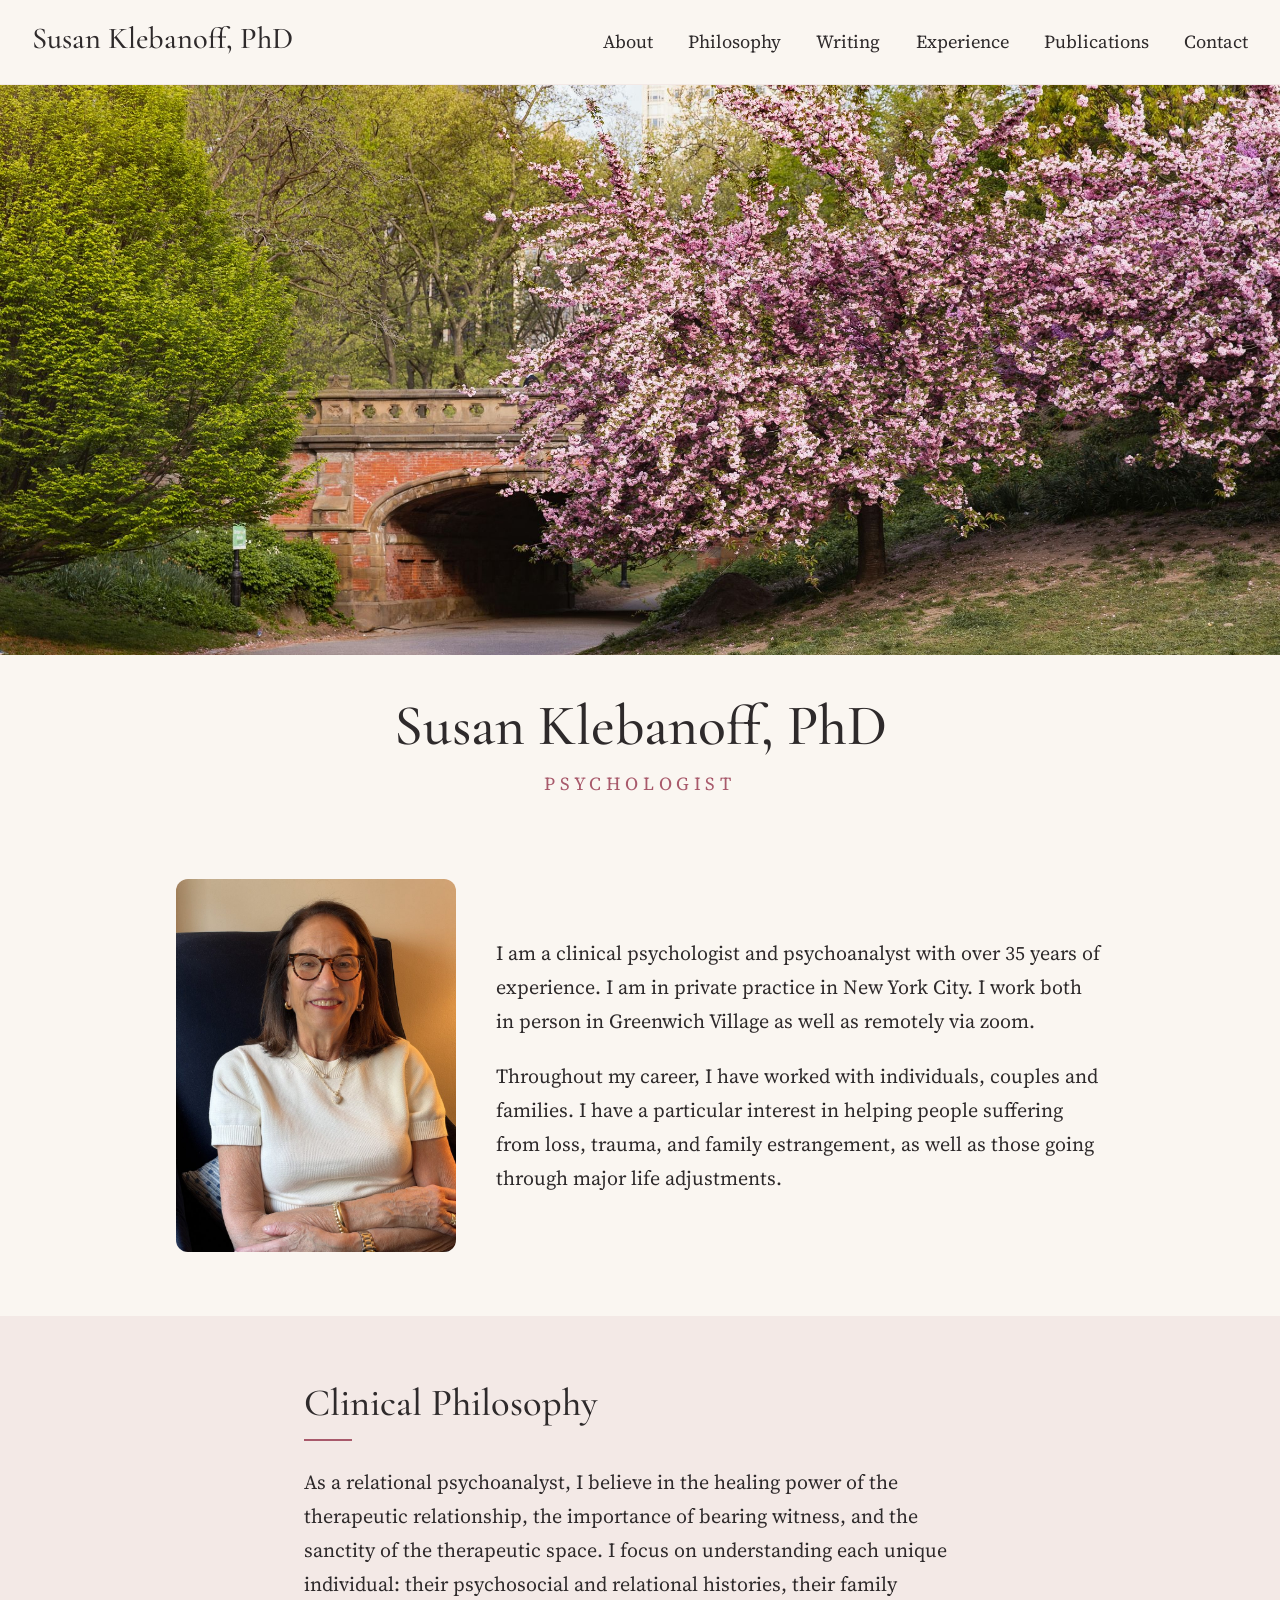
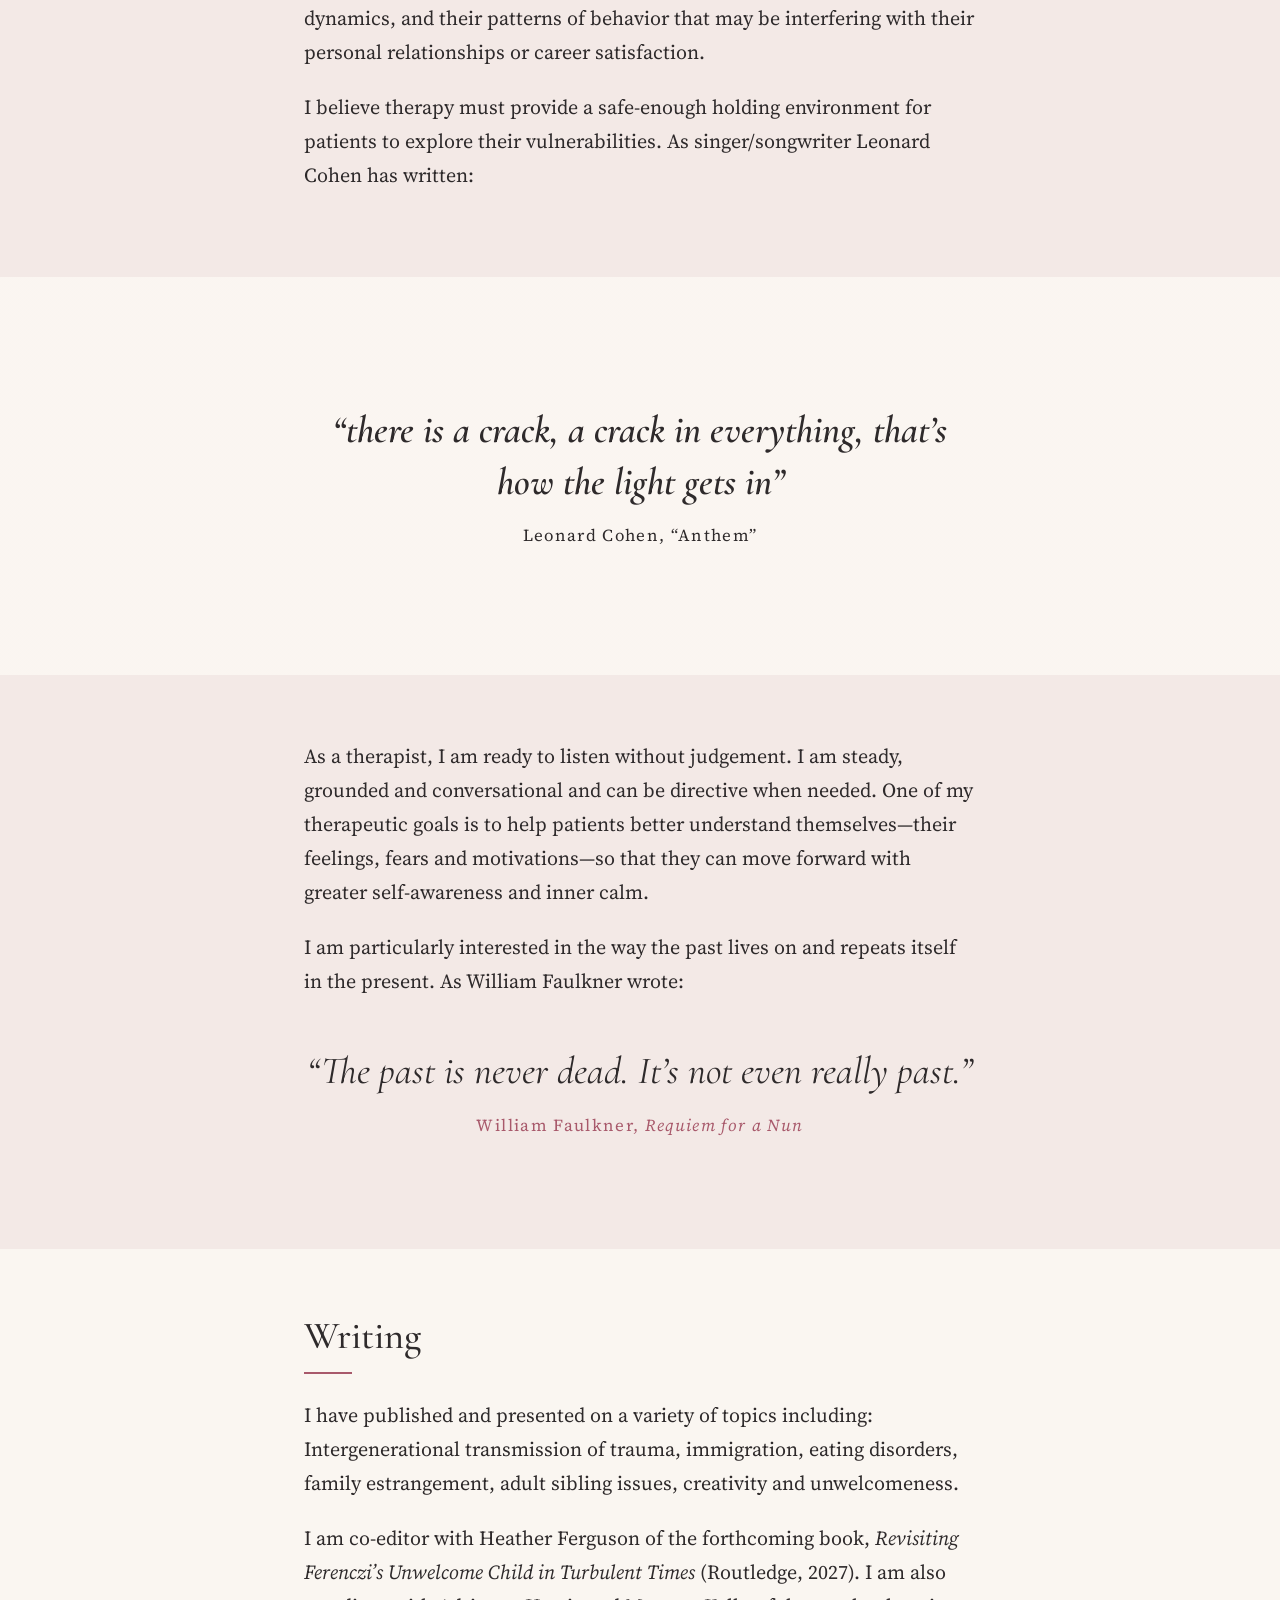
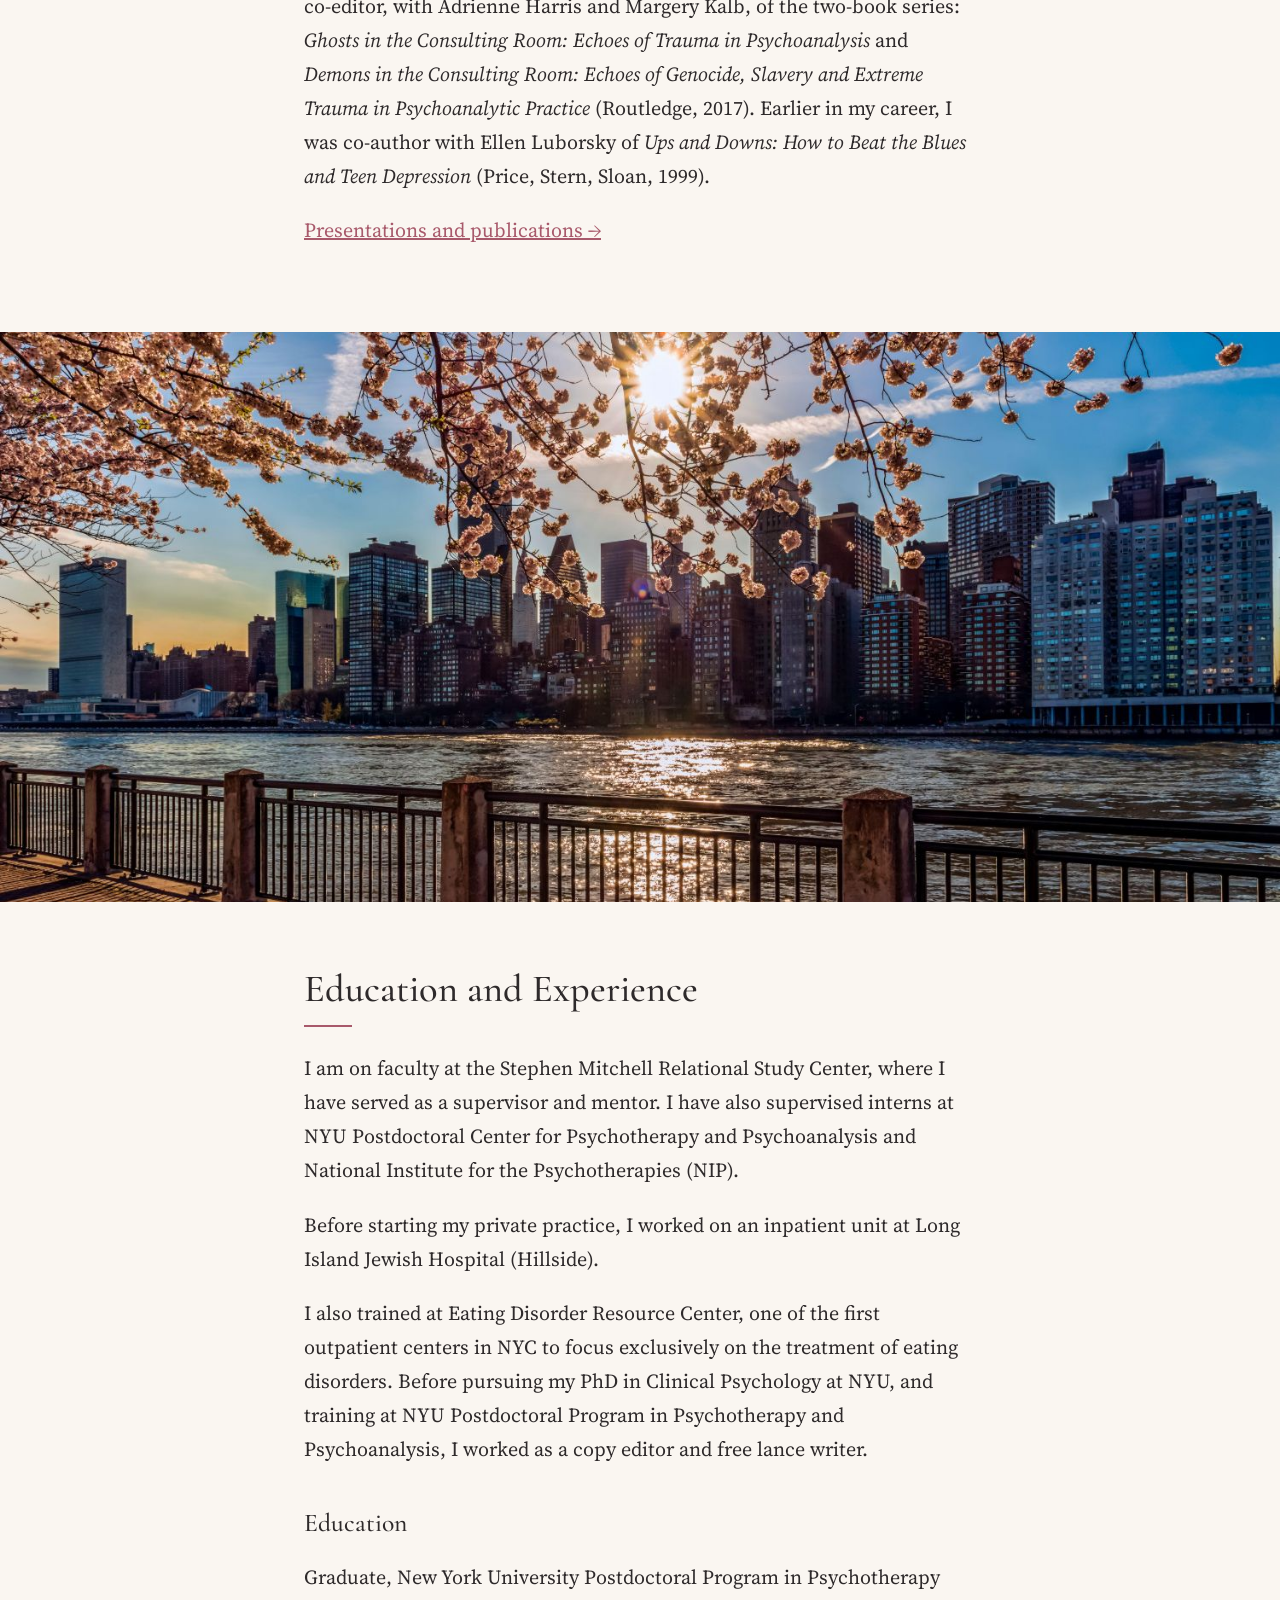
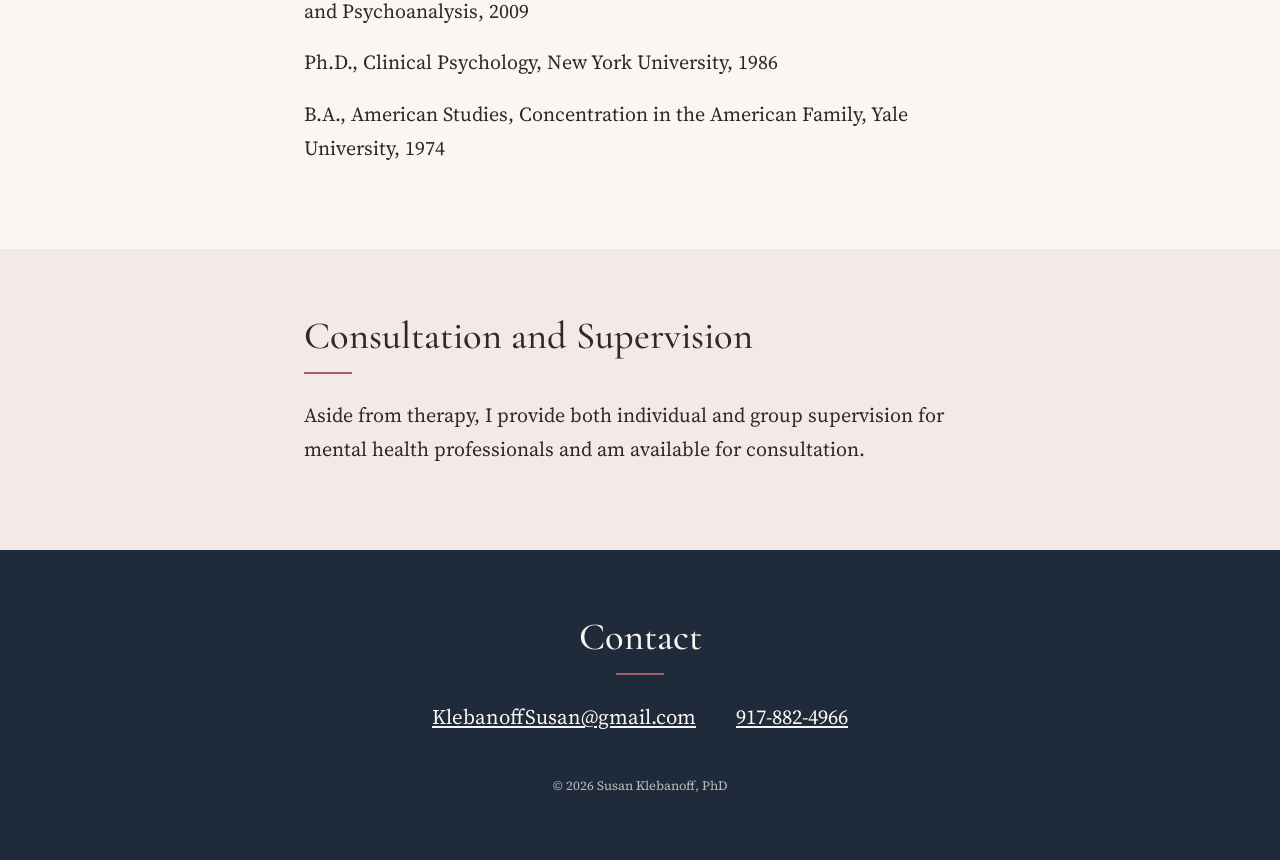
<file: index.html>
<!doctype html>
<html lang="en">
<head>
<meta charset="utf-8">
<meta name="viewport" content="width=device-width, initial-scale=1">
<title>Susan Klebanoff, PhD | Psychologist in New York City</title>
<meta name="description" content="Susan Klebanoff, PhD, is a clinical psychologist and psychoanalyst in private practice in Greenwich Village, New York City, and remotely via Zoom.">
<link rel="canonical" href="https://susanklebanoffphd.com/">
<meta property="og:type" content="website">
<meta property="og:url" content="https://susanklebanoffphd.com/">
<meta property="og:title" content="Susan Klebanoff, PhD | Psychologist in New York City">
<meta property="og:description" content="Clinical psychologist and psychoanalyst in private practice in Greenwich Village, New York City, and remotely via Zoom.">
<meta property="og:image" content="https://susanklebanoffphd.com/assets/blossoms-arch.jpg">
<!-- Tells search engines who this site is about -->
<script type="application/ld+json">
{
  "@context": "https://schema.org",
  "@type": "Person",
  "name": "Susan Klebanoff",
  "honorificSuffix": "PhD",
  "jobTitle": "Clinical Psychologist and Psychoanalyst",
  "url": "https://susanklebanoffphd.com/",
  "image": "https://susanklebanoffphd.com/assets/headshot.jpg",
  "email": "KlebanoffSusan@gmail.com",
  "telephone": "+1-917-882-4966",
  "address": { "@type": "PostalAddress", "addressLocality": "New York", "addressRegion": "NY", "addressCountry": "US" },
  "alumniOf": ["New York University", "Yale University"],
  "knowsAbout": ["Psychotherapy", "Relational psychoanalysis", "Trauma", "Loss", "Family estrangement", "Eating disorders"]
}
</script>
<link rel="preconnect" href="https://fonts.googleapis.com">
<link rel="preconnect" href="https://fonts.gstatic.com" crossorigin>
<link href="https://fonts.googleapis.com/css2?family=Cormorant+Garamond:ital,wght@0,500;1,400;1,600&family=Source+Serif+4:ital,wght@0,400;0,600;1,400&display=swap" rel="stylesheet">
<link rel="stylesheet" href="style.css">
</head>
<body>

<nav>
  <a class="brand" href="index.html">Susan Klebanoff, PhD</a>
  <ul>
    <li><a href="#about">About</a></li>
    <li><a href="#philosophy">Philosophy</a></li>
    <li><a href="#writing">Writing</a></li>
    <li><a href="#experience">Experience</a></li>
    <li><a href="publications.html">Publications</a></li>
    <li><a href="#contact">Contact</a></li>
  </ul>
</nav>

<header class="hero">
  <img src="assets/blossoms-arch.jpg" alt="Cherry blossom trees beside a brick arch in Central Park">
  <div>
    <h1>Susan Klebanoff, PhD</h1>
    <p>Psychologist</p>
  </div>
</header>

<section id="about">
  <div class="intro">
    <img src="assets/headshot.jpg" alt="Susan Klebanoff" width="900" height="1200">
    <div>
      <p>I am a clinical psychologist and psychoanalyst with over 35 years of experience. I am in private practice in New York City. I work both in person in Greenwich Village as well as remotely via zoom.</p>
      <p>Throughout my career, I have worked with individuals, couples and families. I have a particular interest in helping people suffering from loss, trauma, and family estrangement, as well as those going through major life adjustments.</p>
    </div>
  </div>
</section>

<section id="philosophy" class="tint">
  <h2>Clinical Philosophy</h2>
  <p>As a relational psychoanalyst, I believe in the healing power of the therapeutic relationship, the importance of bearing witness, and the sanctity of the therapeutic space. I focus on understanding each unique individual: their psychosocial and relational histories, their family dynamics, and their patterns of behavior that may be interfering with their personal relationships or career satisfaction.</p>
  <p>I believe therapy must provide a safe-enough holding environment for patients to explore their vulnerabilities. As singer/songwriter Leonard Cohen has written:</p>
</section>

<section class="quote blossom">
  <blockquote>
    &ldquo;there is a crack, a crack in everything, that’s how the light gets in&rdquo;
    <cite>Leonard Cohen, &ldquo;Anthem&rdquo;</cite>
  </blockquote>
</section>

<section class="tint">
  <p>As a therapist, I am ready to listen without judgement. I am steady, grounded and conversational and can be directive when needed. One of my therapeutic goals is to help patients better understand themselves&mdash;their feelings, fears and motivations&mdash;so that they can move forward with greater self-awareness and inner calm.</p>
  <p>I am particularly interested in the way the past lives on and repeats itself in the present. As William Faulkner wrote:</p>
  <!-- Susan's document continues this quote with a second sentence ("All of us labor in webs...");
       left out until she confirms the wording and source. -->
  <blockquote>
    &ldquo;The past is never dead. It&rsquo;s not even really past.&rdquo;
    <cite>William Faulkner, <i>Requiem for a Nun</i></cite>
  </blockquote>
</section>

<section id="writing">
  <h2>Writing</h2>
  <p>I have published and presented on a variety of topics including: Intergenerational transmission of trauma, immigration, eating disorders, family estrangement, adult sibling issues, creativity and unwelcomeness.</p>
  <p>I am co-editor with Heather Ferguson of the forthcoming book, <i>Revisiting Ferenczi&rsquo;s Unwelcome Child in Turbulent Times</i> (Routledge, 2027). I am also co-editor, with Adrienne Harris and Margery Kalb, of the two-book series: <i>Ghosts in the Consulting Room: Echoes of Trauma in Psychoanalysis</i> and <i>Demons in the Consulting Room: Echoes of Genocide, Slavery and Extreme Trauma in Psychoanalytic Practice</i> (Routledge, 2017). Earlier in my career, I was co-author with Ellen Luborsky of <i>Ups and Downs: How to Beat the Blues and Teen Depression</i> (Price, Stern, Sloan, 1999).</p>
  <p><a href="publications.html">Presentations and publications &rarr;</a></p>
</section>

<!-- Starlite Collection photo; digital rights purchased for this site (Nov 2026) -->
<img class="band" src="assets/blossoms-skyline.jpg" alt="Sun through cherry blossoms over the East River, with the Manhattan skyline behind" loading="lazy">

<section id="experience">
  <h2>Education and Experience</h2>
  <p>I am on faculty at the Stephen Mitchell Relational Study Center, where I have served as a supervisor and mentor. I have also supervised interns at NYU Postdoctoral Center for Psychotherapy and Psychoanalysis and National Institute for the Psychotherapies (NIP).</p>
  <p>Before starting my private practice, I worked on an inpatient unit at Long Island Jewish Hospital (Hillside).</p>
  <p>I also trained at Eating Disorder Resource Center, one of the first outpatient centers in NYC to focus exclusively on the treatment of eating disorders. Before pursuing my PhD in Clinical Psychology at NYU, and training at NYU Postdoctoral Program in Psychotherapy and Psychoanalysis, I worked as a copy editor and free lance writer.</p>

  <h3>Education</h3>
  <ul class="pubs">
    <li>Graduate, New York University Postdoctoral Program in Psychotherapy and Psychoanalysis, 2009</li>
    <li>Ph.D., Clinical Psychology, New York University, 1986</li>
    <li>B.A., American Studies, Concentration in the American Family, Yale University, 1974</li>
  </ul>
</section>

<section id="supervision" class="tint">
  <h2>Consultation and Supervision</h2>
  <p>Aside from therapy, I provide both individual and group supervision for mental health professionals and am available for consultation.</p>
</section>

<section id="contact">
  <h2>Contact</h2>
  <p class="links">
    <a href="mailto:KlebanoffSusan@gmail.com">KlebanoffSusan@gmail.com</a>
    <a href="tel:+19178824966">917-882-4966</a>
  </p>
  <small>&copy; 2026 Susan Klebanoff, PhD</small>
</section>

</body>
</html>
</file>
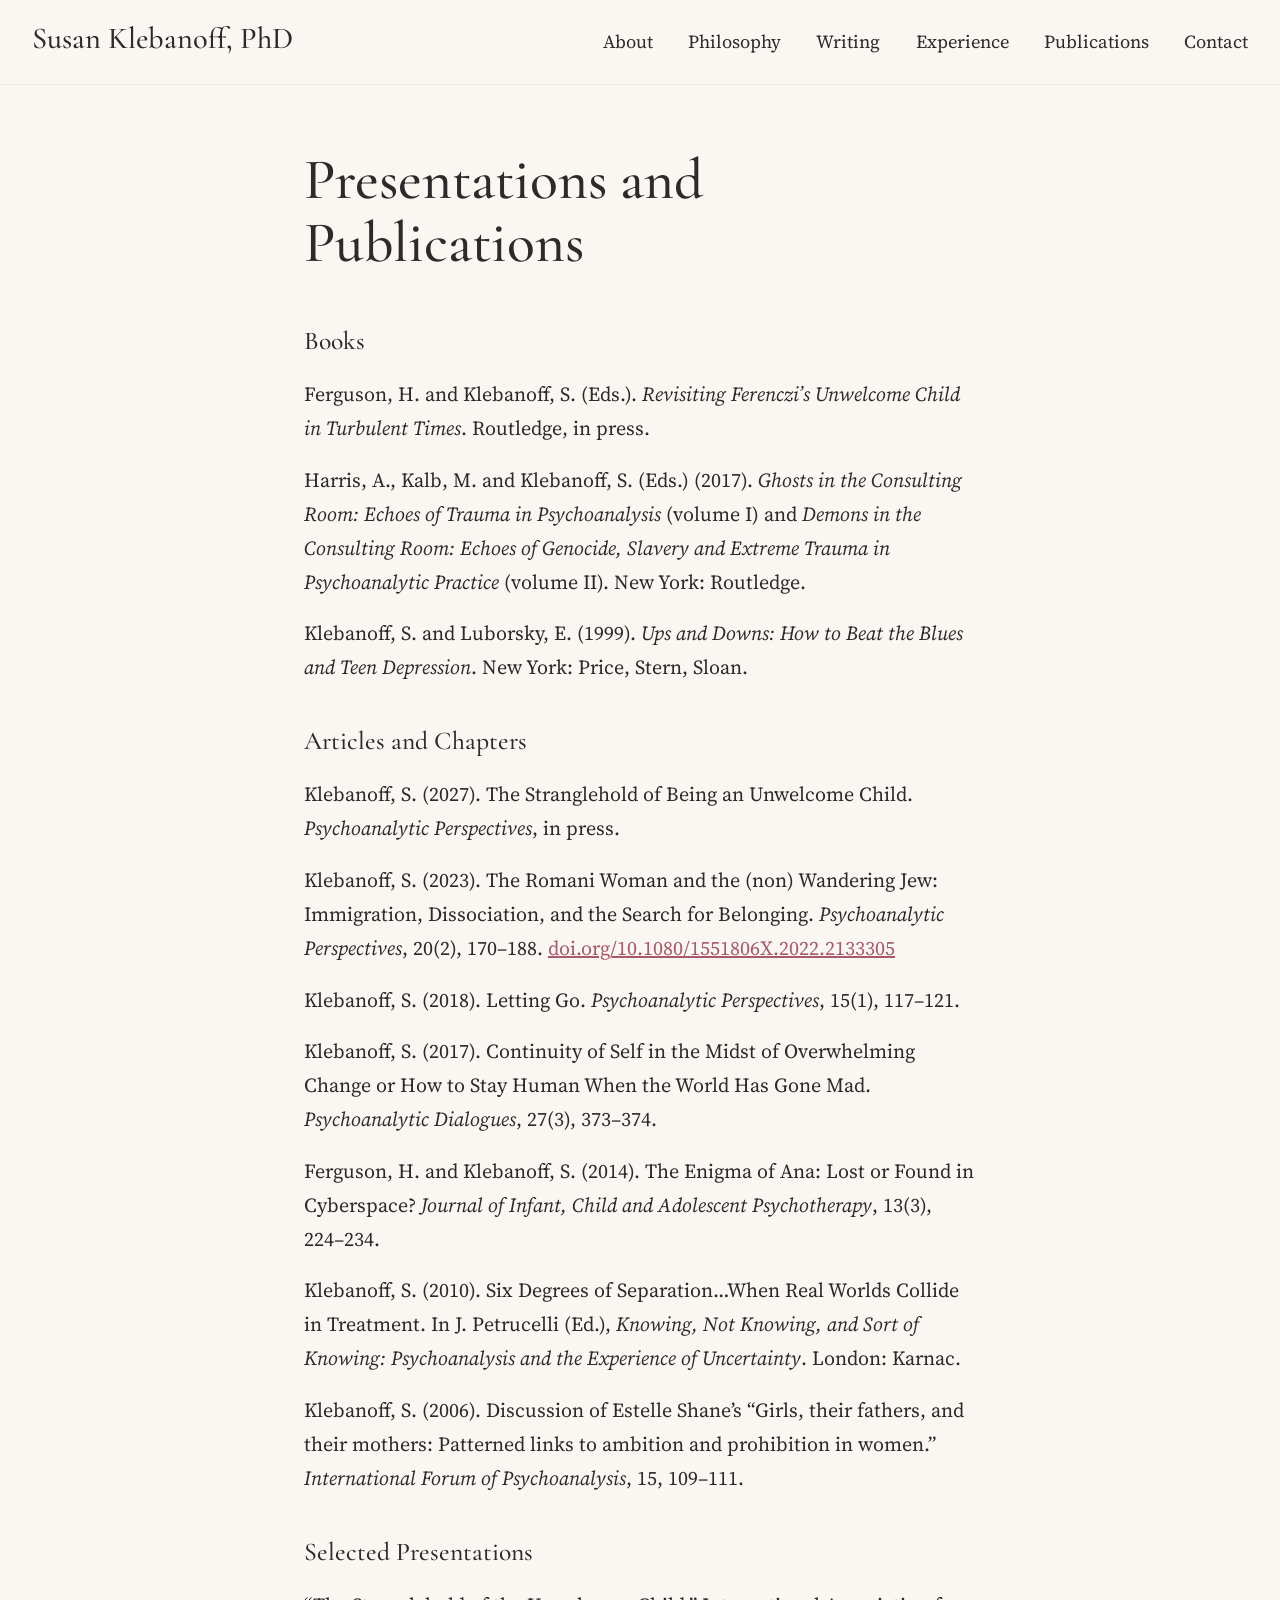
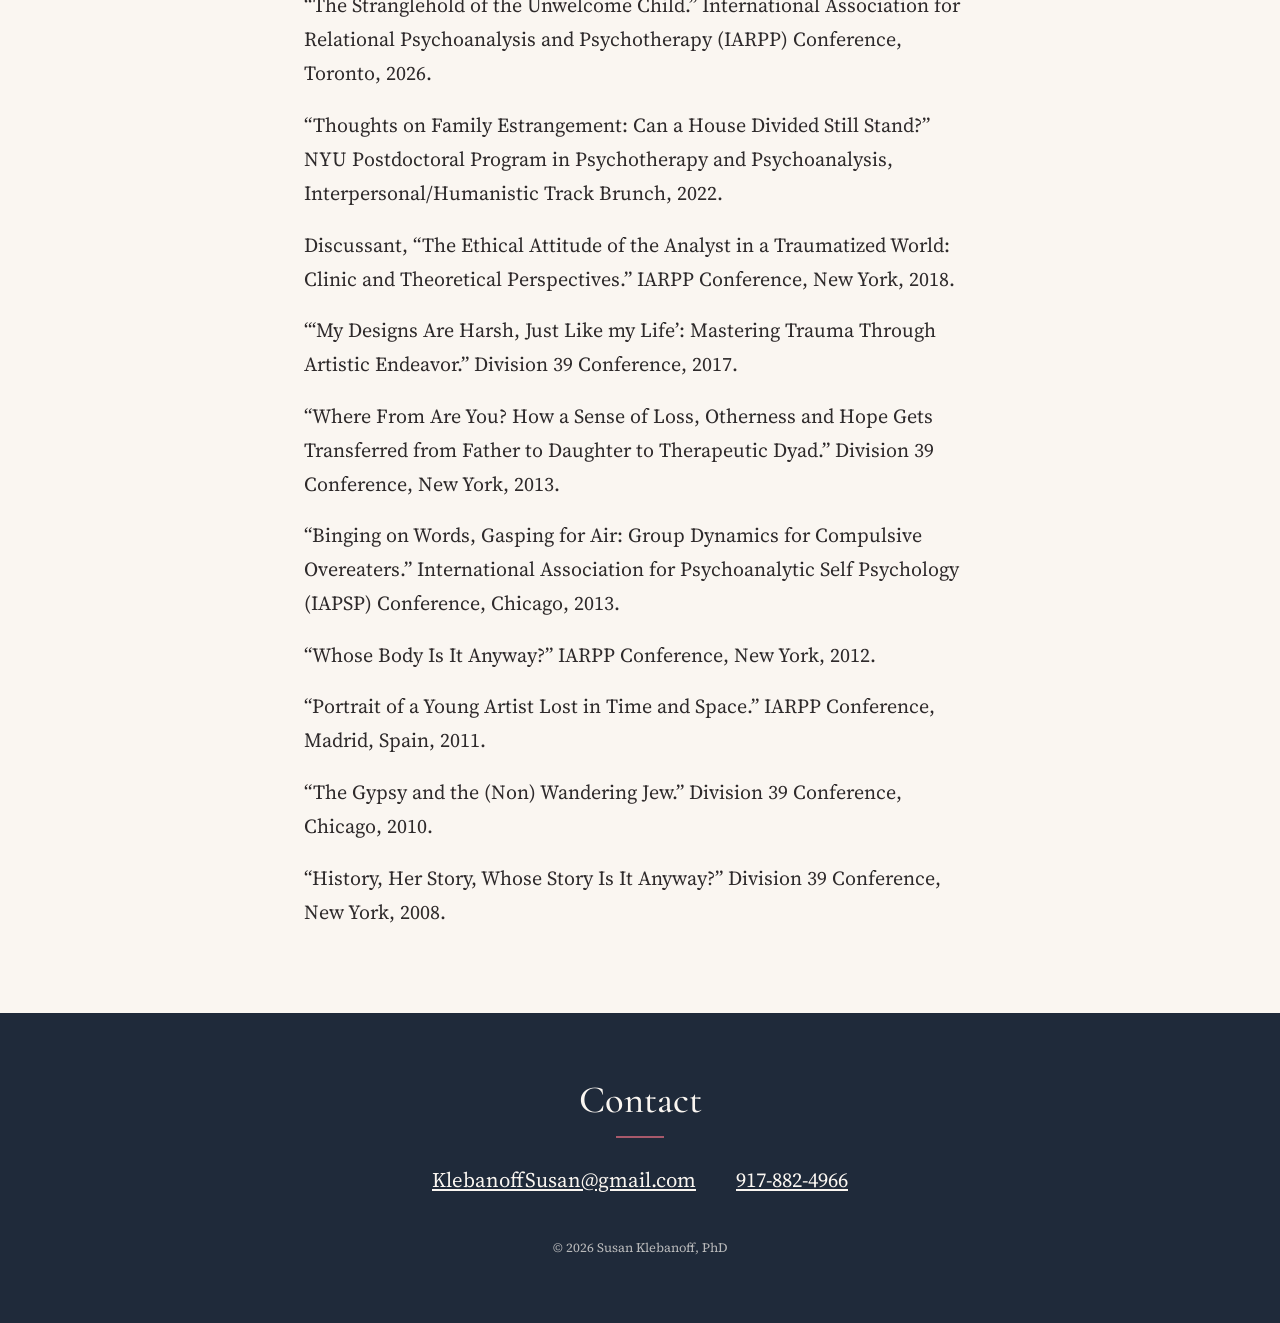
<file: publications.html>
<!doctype html>
<html lang="en">
<head>
<meta charset="utf-8">
<meta name="viewport" content="width=device-width, initial-scale=1">
<title>Presentations and Publications | Susan Klebanoff, PhD</title>
<meta name="description" content="Books, publications and presentations by Susan Klebanoff, PhD, clinical psychologist and psychoanalyst in New York City.">
<link rel="canonical" href="https://susanklebanoffphd.com/publications.html">
<link rel="preconnect" href="https://fonts.googleapis.com">
<link rel="preconnect" href="https://fonts.gstatic.com" crossorigin>
<link href="https://fonts.googleapis.com/css2?family=Cormorant+Garamond:ital,wght@0,500;1,400&family=Source+Serif+4:ital,wght@0,400;0,600;1,400&display=swap" rel="stylesheet">
<link rel="stylesheet" href="style.css">
</head>
<body>

<nav>
  <a class="brand" href="index.html">Susan Klebanoff, PhD</a>
  <ul>
    <li><a href="index.html#about">About</a></li>
    <li><a href="index.html#philosophy">Philosophy</a></li>
    <li><a href="index.html#writing">Writing</a></li>
    <li><a href="index.html#experience">Experience</a></li>
    <li><a href="publications.html">Publications</a></li>
    <li><a href="#contact">Contact</a></li>
  </ul>
</nav>

<section>
  <h1>Presentations and Publications</h1>

  <h3>Books</h3>
  <ul class="pubs">
    <li>Ferguson, H. and Klebanoff, S. (Eds.). <i>Revisiting Ferenczi&rsquo;s Unwelcome Child in Turbulent Times</i>. Routledge, in press.</li>
    <!-- Resume says "...in Psychoanalysis" for volume II; home page copy says "...in Psychoanalytic Practice". Confirm with Susan. -->
    <li>Harris, A., Kalb, M. and Klebanoff, S. (Eds.) (2017). <i>Ghosts in the Consulting Room: Echoes of Trauma in Psychoanalysis</i> (volume I) and <i>Demons in the Consulting Room: Echoes of Genocide, Slavery and Extreme Trauma in Psychoanalytic Practice</i> (volume II). New York: Routledge.</li>
    <li>Klebanoff, S. and Luborsky, E. (1999). <i>Ups and Downs: How to Beat the Blues and Teen Depression</i>. New York: Price, Stern, Sloan.</li>
  </ul>

  <h3>Articles and Chapters</h3>
  <ul class="pubs">
    <li>Klebanoff, S. (2027). The Stranglehold of Being an Unwelcome Child. <i>Psychoanalytic Perspectives</i>, in press.</li>
    <li>Klebanoff, S. (2023). The Romani Woman and the (non) Wandering Jew: Immigration, Dissociation, and the Search for Belonging. <i>Psychoanalytic Perspectives</i>, 20(2), 170&ndash;188. <a href="https://doi.org/10.1080/1551806X.2022.2133305">doi.org/10.1080/1551806X.2022.2133305</a></li>
    <li>Klebanoff, S. (2018). Letting Go. <i>Psychoanalytic Perspectives</i>, 15(1), 117&ndash;121.</li>
    <li>Klebanoff, S. (2017). Continuity of Self in the Midst of Overwhelming Change or How to Stay Human When the World Has Gone Mad. <i>Psychoanalytic Dialogues</i>, 27(3), 373&ndash;374.</li>
    <li>Ferguson, H. and Klebanoff, S. (2014). The Enigma of Ana: Lost or Found in Cyberspace? <i>Journal of Infant, Child and Adolescent Psychotherapy</i>, 13(3), 224&ndash;234.</li>
    <li>Klebanoff, S. (2010). Six Degrees of Separation&hellip;When Real Worlds Collide in Treatment. In J. Petrucelli (Ed.), <i>Knowing, Not Knowing, and Sort of Knowing: Psychoanalysis and the Experience of Uncertainty</i>. London: Karnac.</li>
    <li>Klebanoff, S. (2006). Discussion of Estelle Shane&rsquo;s &ldquo;Girls, their fathers, and their mothers: Patterned links to ambition and prohibition in women.&rdquo; <i>International Forum of Psychoanalysis</i>, 15, 109&ndash;111.</li>
  </ul>

  <h3>Selected Presentations</h3>
  <ul class="pubs">
    <li>&ldquo;The Stranglehold of the Unwelcome Child.&rdquo; International Association for Relational Psychoanalysis and Psychotherapy (IARPP) Conference, Toronto, 2026.</li>
    <li>&ldquo;Thoughts on Family Estrangement: Can a House Divided Still Stand?&rdquo; NYU Postdoctoral Program in Psychotherapy and Psychoanalysis, Interpersonal/Humanistic Track Brunch, 2022.</li>
    <li>Discussant, &ldquo;The Ethical Attitude of the Analyst in a Traumatized World: Clinic and Theoretical Perspectives.&rdquo; IARPP Conference, New York, 2018.</li>
    <li>&ldquo;&lsquo;My Designs Are Harsh, Just Like my Life&rsquo;: Mastering Trauma Through Artistic Endeavor.&rdquo; Division 39 Conference, 2017.</li>
    <li>&ldquo;Where From Are You? How a Sense of Loss, Otherness and Hope Gets Transferred from Father to Daughter to Therapeutic Dyad.&rdquo; Division 39 Conference, New York, 2013.</li>
    <li>&ldquo;Binging on Words, Gasping for Air: Group Dynamics for Compulsive Overeaters.&rdquo; International Association for Psychoanalytic Self Psychology (IAPSP) Conference, Chicago, 2013.</li>
    <li>&ldquo;Whose Body Is It Anyway?&rdquo; IARPP Conference, New York, 2012.</li>
    <li>&ldquo;Portrait of a Young Artist Lost in Time and Space.&rdquo; IARPP Conference, Madrid, Spain, 2011.</li>
    <li>&ldquo;The Gypsy and the (Non) Wandering Jew.&rdquo; Division 39 Conference, Chicago, 2010.</li>
    <li>&ldquo;History, Her Story, Whose Story Is It Anyway?&rdquo; Division 39 Conference, New York, 2008.</li>
  </ul>
</section>

<section id="contact">
  <h2>Contact</h2>
  <p class="links">
    <a href="mailto:KlebanoffSusan@gmail.com">KlebanoffSusan@gmail.com</a>
    <a href="tel:+19178824966">917-882-4966</a>
  </p>
  <small>&copy; 2026 Susan Klebanoff, PhD</small>
</section>

</body>
</html>
</file>
<file: style.css>
:root {
  --cream: #FAF6F1;
  --blush: #F3E9E6;
  --ink: #2E2A2B;
  --rose: #A8596B;
  --navy: #1F2A3A;
  --display: "Cormorant Garamond", Garamond, Georgia, serif;
  --body: "Source Serif 4", Georgia, serif;
}

* { box-sizing: border-box; }
html { scroll-behavior: smooth; scroll-padding-top: 6rem; }
body {
  margin: 0;
  background: var(--cream);
  color: var(--ink);
  font: 400 20px/1.7 var(--body);
}
img { display: block; max-width: 100%; height: auto; }
a { color: var(--rose); }

/* Nav */
nav {
  display: flex; flex-wrap: wrap; align-items: baseline; justify-content: space-between;
  gap: .4rem 2.5rem; padding: 1.25rem 2rem;
  background: var(--cream); border-bottom: 1px solid var(--blush);
}
nav a { text-decoration: none; color: var(--ink); }
nav .brand { font: 500 1.9rem var(--display); }
nav ul { display: flex; flex-wrap: wrap; gap: .25rem 1.4rem; margin: 0; padding: 0; list-style: none; font-size: 1rem; }
nav li a { display: block; padding: .3rem 0; border-bottom: 2px solid transparent; }
nav li a:hover { color: var(--rose); border-color: var(--rose); }
@media (min-width: 800px) {
  nav { position: sticky; top: 0; z-index: 1; }
  nav ul { font-size: 1.15rem; gap: .25rem 2.2rem; }
}

/* Hero */
.hero img, .band { width: 100%; min-height: 260px; object-fit: cover; }
/* Height follows width so the blossoms and the arch both fit; the crop is centred on them,
   trimming sky at the top and road at the bottom. */
.hero img { height: clamp(45vh, 44.5vw, 78vh); object-position: center 38%; }
/* Same height rule as the hero; crop keeps the blossoms, sun and skyline, trimming the walkway */
.band { height: clamp(45vh, 44.5vw, 78vh); object-position: center 20%; }
.hero div { text-align: center; padding: 2.5rem 1.5rem 1rem; }
h1 { font: 500 clamp(2.4rem, 6vw, 3.6rem)/1.1 var(--display); margin: 0; }
.hero p { margin: .6rem 0 0; color: var(--rose); letter-spacing: .25em; text-transform: uppercase; font-size: 1.15rem; }

/* Sections */
section { padding: 4rem 1.5rem; }
section > * { max-width: 42rem; margin-left: auto; margin-right: auto; }
section.tint { background: var(--blush); }
h2 { font: 500 2.4rem/1.2 var(--display); margin-top: 0; margin-bottom: 1.5rem; }
h2::after { content: ""; display: block; width: 3rem; height: 2px; background: var(--rose); margin-top: .8rem; }
h3 { font: 500 1.6rem/1.3 var(--display); margin-top: 2.5rem; margin-bottom: .5rem; }
p { margin-top: 0; margin-bottom: 1.3rem; }

/* Intro with headshot */
.intro { display: grid; gap: 2.5rem; align-items: center; max-width: 58rem; }
.intro img { width: 280px; border-radius: 12px; margin: 0 auto; }
.intro p:last-child { margin-bottom: 0; }
@media (min-width: 800px) { .intro { grid-template-columns: 280px 1fr; } }

/* Pull quotes */
blockquote {
  margin-top: 3rem; margin-bottom: 3rem; padding: 0; text-align: center;
  font: italic 400 clamp(1.7rem, 4.5vw, 2.4rem)/1.35 var(--display);
}
blockquote cite { display: block; margin-top: 1rem; font: 400 1.05rem var(--body); color: var(--rose); letter-spacing: .08em; }
section.quote { background: var(--blush); padding: 1.5rem; }
/* Blossom photo (D) behind the quote, softened so the text stays readable.
   ponytail: hotlinked from Unsplash like the band photo; save into assets/ before launch */
section.quote.blossom {
  background: linear-gradient(rgba(250,246,241,.72), rgba(250,246,241,.72)),
    url(https://images.unsplash.com/photo-1648890242595-003d8048ab94?w=2000&q=80&auto=format&fit=crop) center / cover;
  padding: 5rem 1.5rem;
}
.blossom blockquote { font-weight: 600; }
.blossom cite { color: var(--ink); }

/* Publications list */
.pubs { list-style: none; padding: 0; }
.pubs li { margin-bottom: 1.1rem; }
h1 + h3 { margin-top: 3rem; }

/* Contact */
#contact { background: var(--navy); color: var(--cream); text-align: center; }
#contact h2::after { margin-left: auto; margin-right: auto; }
#contact a { color: var(--cream); font-size: 1.3rem; }
#contact .links { display: flex; flex-wrap: wrap; justify-content: center; gap: .5rem 2.5rem; }
#contact small { display: block; margin-top: 2.5rem; opacity: .7; font-size: .8rem; }
</file>
